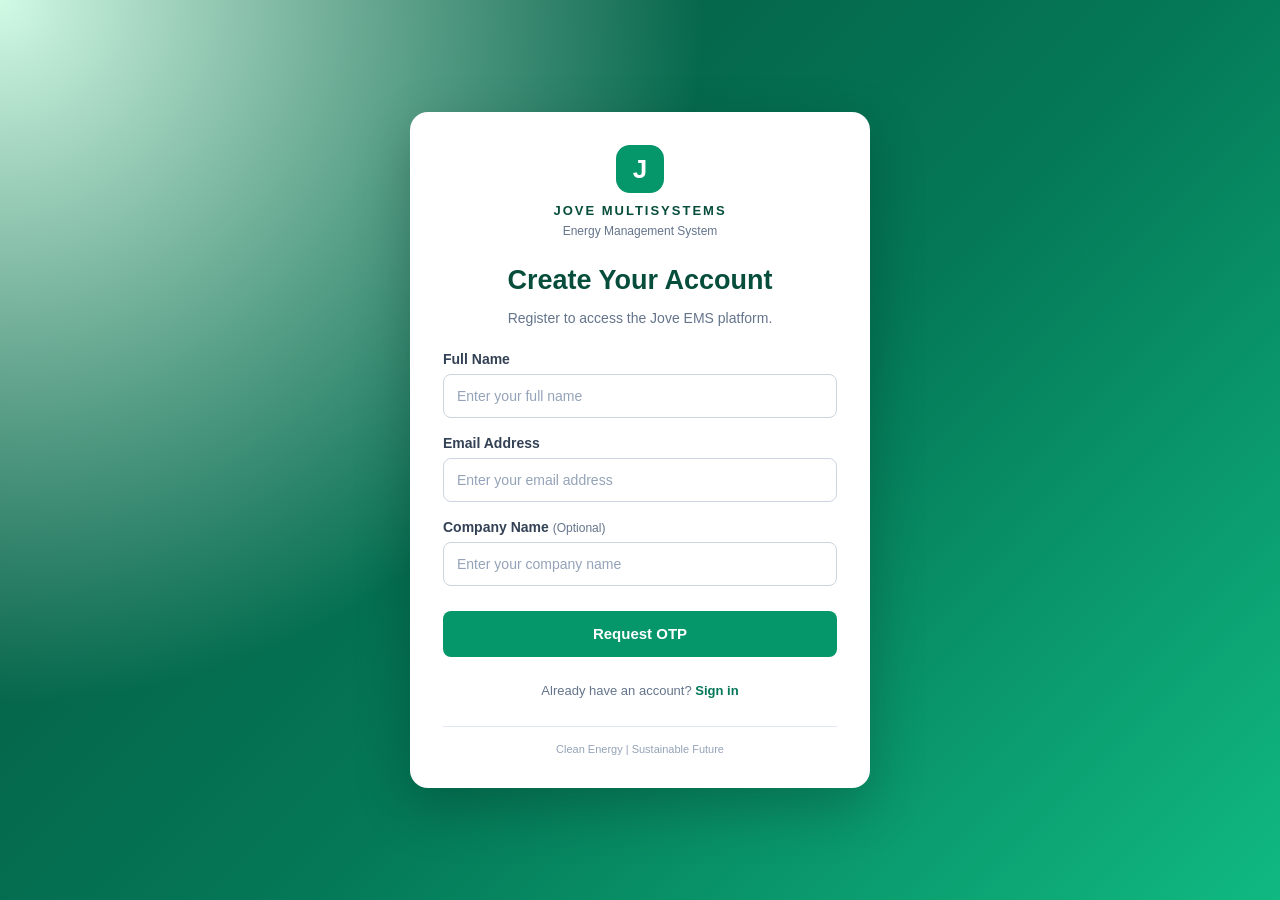
<file: register.html>
<!DOCTYPE html>
<html lang="en">
<head>
    <meta charset="UTF-8">
    <meta name="viewport" content="width=device-width, initial-scale=1.0">
    <meta name="theme-color" content="#064e3b">

    <title>Create Account | Jove EMS</title>

    <link rel="stylesheet" href="/register.css">
    <script src="/register.js" defer></script>
</head>

<body>
    <main class="register-container">

        <div class="brand">
            <div class="brand-icon" aria-hidden="true">J</div>
            <p class="brand-name">JOVE MULTISYSTEMS</p>
            <p class="brand-subtitle">Energy Management System</p>
        </div>

        <header class="page-heading">
            <h1>Create Your Account</h1>
            <p>Register to access the Jove EMS platform.</p>
        </header>

        <form id="registerForm">

            <div class="form-group">
                <label for="full_name">Full Name</label>
                <input
                    type="text"
                    id="full_name"
                    name="full_name"
                    placeholder="Enter your full name"
                    autocomplete="name"
                    maxlength="100"
                    required
                >
            </div>

            <div class="form-group">
                <label for="email">Email Address</label>
                <input
                    type="email"
                    id="email"
                    name="email"
                    placeholder="Enter your email address"
                    autocomplete="email"
                    maxlength="255"
                    required
                >
            </div>

            <div class="form-group">
                <label for="company_name">
                    Company Name
                    <span class="optional">(Optional)</span>
                </label>
                <input
                    type="text"
                    id="company_name"
                    name="company_name"
                    placeholder="Enter your company name"
                    autocomplete="organization"
                    maxlength="150"
                >
            </div>

            <!-- OTP section: hidden initially -->
            <div id="otpSection" hidden>

                <div class="form-group">
                    <label for="otp">Admin Approval OTP</label>
                    <input
                        type="text"
                        id="otp"
                        name="otp"
                        placeholder="Enter 6-digit OTP"
                        inputmode="numeric"
                        autocomplete="one-time-code"
                        maxlength="6"
                        pattern="[0-9]{6}"
                        disabled
                    >
                    <small>
                        Enter the 6-digit approval code provided by the Jove EMS Admin.
                    </small>
                </div>

                <div class="form-group">
                    <label for="password">Password</label>
                    <input
                        type="password"
                        id="password"
                        name="password"
                        placeholder="Minimum 12 characters"
                        autocomplete="new-password"
                        minlength="12"
                        maxlength="128"
                        disabled
                    >
                    <small id="passwordHint">
                        Use at least 12 characters.
                    </small>
                </div>

                <div class="form-group">
                    <label for="confirm_password">Confirm Password</label>
                    <input
                        type="password"
                        id="confirm_password"
                        name="confirm_password"
                        placeholder="Re-enter your password"
                        autocomplete="new-password"
                        minlength="12"
                        maxlength="128"
                        disabled
                    >
                </div>

                <button
                    type="button"
                    id="resendOtpButton"
                    hidden
                >
                    Resend OTP
                </button>

            </div>

            <div
                id="message"
                class="message"
                role="status"
                aria-live="polite"
                hidden
            ></div>

            <button type="submit" id="registerButton">
                Request OTP
            </button>

        </form>

        <p class="login-link">
            Already have an account?
            <a href="/login">Sign in</a>
        </p>

        <footer class="footer">
            Clean Energy | Sustainable Future
        </footer>

    </main>
</body>
</html>
</file>
<file: register.css>
* {
    box-sizing: border-box;
}

:root {
    font-family: Arial, Helvetica, sans-serif;
    color: #1e293b;
    background: #ecfdf5;
    font-synthesis: none;
}

body {
    margin: 0;
    min-height: 100vh;
    min-height: 100dvh;
    display: flex;
    justify-content: center;
    align-items: center;
    padding: 30px 16px;

    background:
        radial-gradient(circle at top left, #d1fae5 0, transparent 45%),
        linear-gradient(135deg, #064e3b, #047857 55%, #10b981);
}

.register-container {
    width: 100%;
    max-width: 460px;
    padding: 32px;
    background: #ffffff;
    border: 1px solid rgba(255, 255, 255, 0.65);
    border-radius: 18px;
    box-shadow: 0 20px 55px rgba(0, 0, 0, 0.22);
}

.brand {
    text-align: center;
    margin-bottom: 26px;
}

.brand-icon {
    width: 48px;
    height: 48px;
    display: flex;
    justify-content: center;
    align-items: center;
    margin: 0 auto 10px;
    border-radius: 14px;
    background: #059669;
    color: #ffffff;
    font-size: 26px;
    font-weight: 800;
}

.brand-name {
    margin: 0;
    color: #064e3b;
    font-size: 13px;
    font-weight: 800;
    letter-spacing: 2px;
}

.brand-subtitle {
    margin: 6px 0 0;
    color: #64748b;
    font-size: 12px;
}

.page-heading {
    margin-bottom: 22px;
    text-align: center;
}

.page-heading h1 {
    margin: 0 0 10px;
    color: #064e3b;
    font-size: 27px;
    line-height: 1.25;
}

.page-heading p {
    margin: 0;
    color: #64748b;
    font-size: 14px;
    line-height: 1.5;
}

.form-group {
    margin-bottom: 17px;
}

label {
    display: block;
    margin-bottom: 7px;
    color: #334155;
    font-size: 14px;
    font-weight: 700;
}

.optional {
    color: #64748b;
    font-size: 12px;
    font-weight: 400;
}

input {
    display: block;
    width: 100%;
    min-height: 44px;
    padding: 12px 13px;
    border: 1px solid #cbd5e1;
    border-radius: 8px;
    background: #ffffff;
    color: #0f172a;
    font-family: inherit;
    font-size: 14px;
    transition: border-color 0.2s, box-shadow 0.2s;
}

input::placeholder {
    color: #94a3b8;
}

input:focus {
    outline: none;
    border-color: #059669;
    box-shadow: 0 0 0 3px rgba(16, 185, 129, 0.15);
}

input:focus:invalid {
    border-color: #dc2626;
}

#passwordHint {
    display: block;
    margin-top: 6px;
    color: #64748b;
    font-size: 12px;
    line-height: 1.4;
}

button {
    width: 100%;
    min-height: 46px;
    margin-top: 8px;
    padding: 13px 16px;
    border: 0;
    border-radius: 8px;
    background: #059669;
    color: #ffffff;
    font-family: inherit;
    font-size: 15px;
    font-weight: 700;
    cursor: pointer;
    transition: background 0.2s, transform 0.2s;
}

button:hover:not(:disabled) {
    background: #047857;
    transform: translateY(-1px);
}

button:focus-visible,
a:focus-visible {
    outline: 3px solid #6ee7b7;
    outline-offset: 3px;
}

button:disabled {
    opacity: 0.65;
    cursor: not-allowed;
}

.message {
    margin: 12px 0;
    padding: 11px 12px;
    border-radius: 7px;
    font-size: 13px;
    line-height: 1.5;
    overflow-wrap: anywhere;
}

.message.success {
    color: #166534;
    background: #dcfce7;
    border: 1px solid #bbf7d0;
}

.message.error {
    color: #991b1b;
    background: #fee2e2;
    border: 1px solid #fecaca;
}

.login-link {
    margin: 23px 0 0;
    text-align: center;
    color: #64748b;
    font-size: 13px;
    line-height: 1.7;
}

a {
    color: #047857;
    font-weight: 700;
    text-decoration: none;
}

a:hover {
    text-decoration: underline;
}

.footer {
    margin-top: 24px;
    padding-top: 16px;
    border-top: 1px solid #e2e8f0;
    color: #94a3b8;
    font-size: 11px;
    text-align: center;
}

@media (max-width: 480px) {
    body {
        padding: 18px 12px;
    }

    .register-container {
        padding: 24px 20px;
        border-radius: 14px;
    }

    .page-heading h1 {
        font-size: 24px;
    }
}

@media (prefers-reduced-motion: reduce) {
    *,
    *::before,
    *::after {
        scroll-behavior: auto !important;
        transition: none !important;
    }
}
</file>
